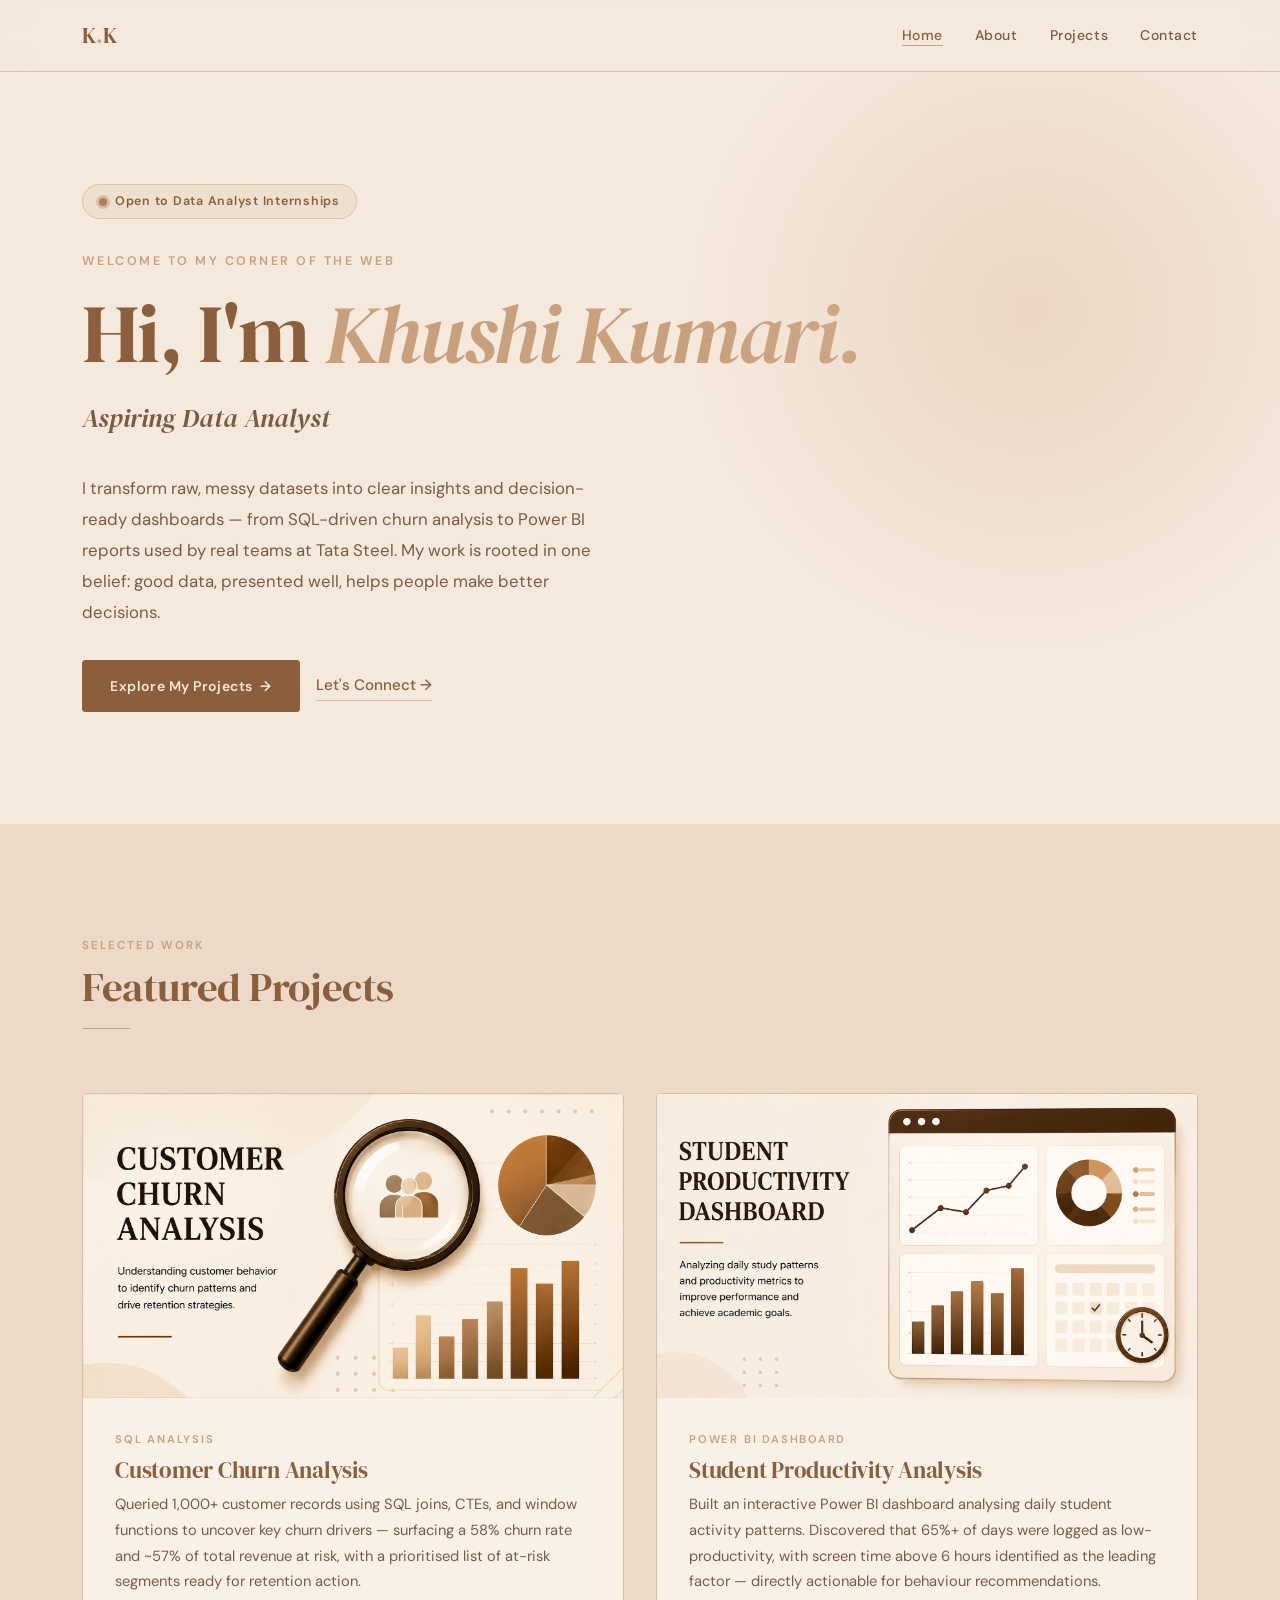
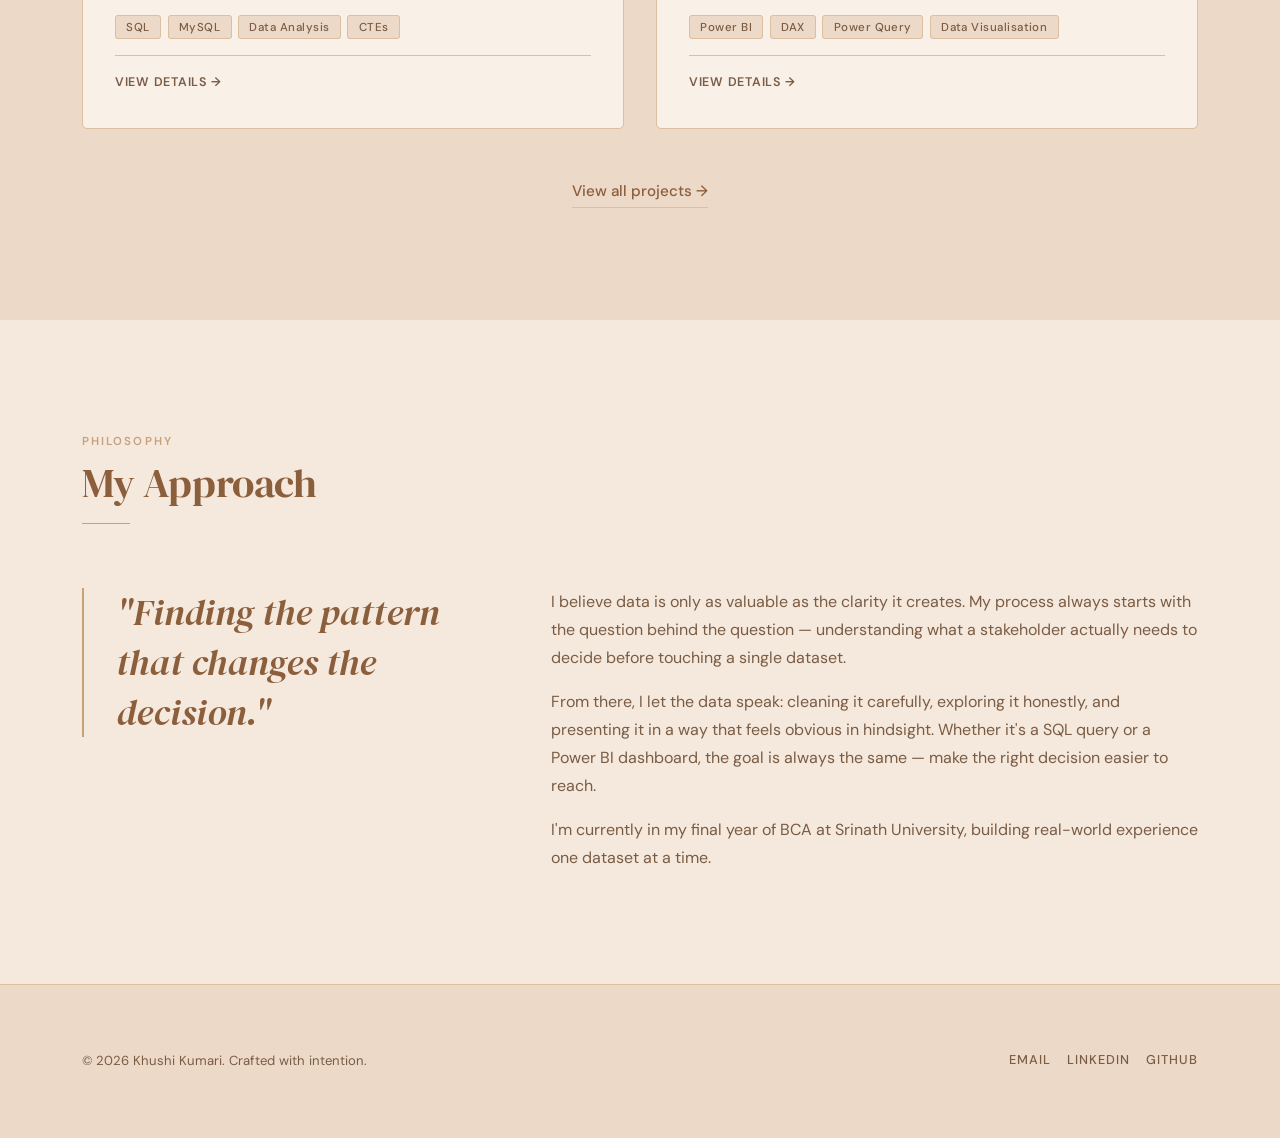
<file: index.html>
<!DOCTYPE html>
<html lang="en">
<head>
  <meta charset="UTF-8" />
  <meta name="viewport" content="width=device-width, initial-scale=1.0" />
  <title>Khushi Kumari — Aspiring Data Analyst</title>
  <meta name="description" content="Portfolio of Khushi Kumari — Aspiring Data Analyst skilled in SQL, Power BI, Python and Excel." />

  <link rel="preconnect" href="https://fonts.googleapis.com" />
  <link rel="preconnect" href="https://fonts.gstatic.com" crossorigin />
  <link href="https://fonts.googleapis.com/css2?family=DM+Serif+Display:ital@0;1&family=DM+Sans:ital,opsz,wght@0,9..40,400;0,9..40,500;0,9..40,600;1,9..40,400&display=swap" rel="stylesheet" />

  <link rel="stylesheet" href="style.css" />
</head>
<body>

  <!-- NAV -->
  <header id="site-nav" role="banner">
    <nav class="nav-inner" aria-label="Primary navigation">
      <a href="index.html" class="nav-logo" aria-label="Home">K<span>.</span>K</a>
      <ul class="nav-links" role="list">
        <li><a href="index.html">Home</a></li>
        <li><a href="about.html">About</a></li>
        <li><a href="projects.html">Projects</a></li>
        <li><a href="contact.html">Contact</a></li>
      </ul>
      <button class="nav-hamburger" id="hamburger" aria-label="Toggle navigation menu" aria-expanded="false" aria-controls="mobile-overlay">
        <span></span><span></span><span></span>
      </button>
    </nav>
  </header>

  <div id="mobile-overlay" class="nav-mobile-overlay" aria-hidden="true" role="dialog" aria-label="Navigation menu">
    <a href="index.html">Home</a>
    <a href="about.html">About</a>
    <a href="projects.html">Projects</a>
    <a href="contact.html">Contact</a>
  </div>

  <main>

    <!-- HERO -->
    <section class="hero section" aria-label="Introduction">
      <div class="container">
        <div class="hero-content">

          <a href="contact.html" class="avail-pill" aria-label="Currently available — go to contact page">
            <span class="avail-dot" aria-hidden="true"></span>
            Open to Data Analyst Internships
          </a>

          <p class="hero-greeting">Welcome to my corner of the web</p>

          <h1 class="t-display hero-headline">
            Hi, I'm <em>Khushi Kumari.</em>
          </h1>

          <p class="hero-role">Aspiring Data Analyst</p>

          <p class="hero-value">
            I transform raw, messy datasets into clear insights and decision-ready
            dashboards — from SQL-driven churn analysis to Power BI reports used by
            real teams at Tata Steel. My work is rooted in one belief: good data,
            presented well, helps people make better decisions.
          </p>

          <div class="hero-ctas">
            <a href="projects.html" class="btn btn-primary">Explore My Projects &nbsp;→</a>
            <a href="contact.html" class="link-arrow">Let's Connect →</a>
          </div>

        </div>
      </div>
    </section>

    <!-- FEATURED WORK -->
    <section class="section section--tinted" aria-labelledby="featured-heading">
      <div class="container">

        <header class="section-header">
          <span class="t-eyebrow">Selected Work</span>
          <h2 class="t-heading" id="featured-heading">Featured Projects</h2>
          <div class="divider" aria-hidden="true"></div>
        </header>

        <div class="featured-grid">

          <!-- Project 1 -->
          <article class="project-card">
            <div class="card-img-wrap">
              <img src="images/img1.png" alt="Customer Churn Analysis — SQL dashboard" />
            </div>
            <div class="card-body">
              <p class="card-category">SQL Analysis</p>
              <h3 class="card-title">Customer Churn Analysis</h3>
              <p class="card-desc">
                Queried 1,000+ customer records using SQL joins, CTEs, and window
                functions to uncover key churn drivers — surfacing a 58% churn rate
                and ~57% of total revenue at risk, with a prioritised list of
                at-risk segments ready for retention action.
              </p>
              <ul class="card-tags" aria-label="Technologies used">
                <li><span class="tag">SQL</span></li>
                <li><span class="tag">MySQL</span></li>
                <li><span class="tag">Data Analysis</span></li>
                <li><span class="tag">CTEs</span></li>
              </ul>
              <div class="card-links">
                <a href="projects.html">View Details →</a>
              </div>
            </div>
          </article>

          <!-- Project 2 -->
          <article class="project-card">
            <div class="card-img-wrap">
              <img src="images/img2.png" alt="Student Productivity Power BI Dashboard" />
            </div>
            <div class="card-body">
              <p class="card-category">Power BI Dashboard</p>
              <h3 class="card-title">Student Productivity Analysis</h3>
              <p class="card-desc">
                Built an interactive Power BI dashboard analysing daily student
                activity patterns. Discovered that 65%+ of days were logged as
                low-productivity, with screen time above 6 hours identified as the
                leading factor — directly actionable for behaviour recommendations.
              </p>
              <ul class="card-tags" aria-label="Technologies used">
                <li><span class="tag">Power BI</span></li>
                <li><span class="tag">DAX</span></li>
                <li><span class="tag">Power Query</span></li>
                <li><span class="tag">Data Visualisation</span></li>
              </ul>
              <div class="card-links">
                <a href="projects.html">View Details →</a>
              </div>
            </div>
          </article>

        </div>

        <div style="margin-top: 3rem; text-align: center;">
          <a href="projects.html" class="link-arrow">View all projects →</a>
        </div>

      </div>
    </section>

    <!-- APPROACH -->
    <section class="section" aria-labelledby="approach-heading">
      <div class="container">

        <header class="section-header">
          <span class="t-eyebrow">Philosophy</span>
          <h2 class="t-heading" id="approach-heading">My Approach</h2>
          <div class="divider" aria-hidden="true"></div>
        </header>

        <div class="approach-block">

          <blockquote>
            "Finding the pattern that changes the decision."
          </blockquote>

          <div class="approach-body">
            <p>
              I believe data is only as valuable as the clarity it creates. My
              process always starts with the question behind the question —
              understanding what a stakeholder actually needs to decide before
              touching a single dataset.
            </p>
            <p>
              From there, I let the data speak: cleaning it carefully, exploring
              it honestly, and presenting it in a way that feels obvious in
              hindsight. Whether it's a SQL query or a Power BI dashboard, the
              goal is always the same — make the right decision easier to reach.
            </p>
            <p>
              I'm currently in my final year of BCA at Srinath University,
              building real-world experience one dataset at a time.
            </p>
          </div>

        </div>

      </div>
    </section>

  </main>

  <!-- FOOTER -->
  <footer id="site-footer" role="contentinfo">
    <div class="container">
      <div class="footer-inner">
        <p class="footer-copy">&copy; 2026 Khushi Kumari. Crafted with intention.</p>
        <nav class="footer-socials" aria-label="Social links">
          <a href="mailto:Khushi27092006@gmail.com">Email</a>
          <a href="https://www.linkedin.com/in/khushi-kumari-88a933323/" target="_blank" rel="noopener noreferrer">LinkedIn</a>
          <a href="https://github.com/KhushiKumari-27" target="_blank" rel="noopener noreferrer">GitHub</a>
        </nav>
      </div>
    </div>
  </footer>

  <script src="script.js"></script>
</body>
</html>
</file>
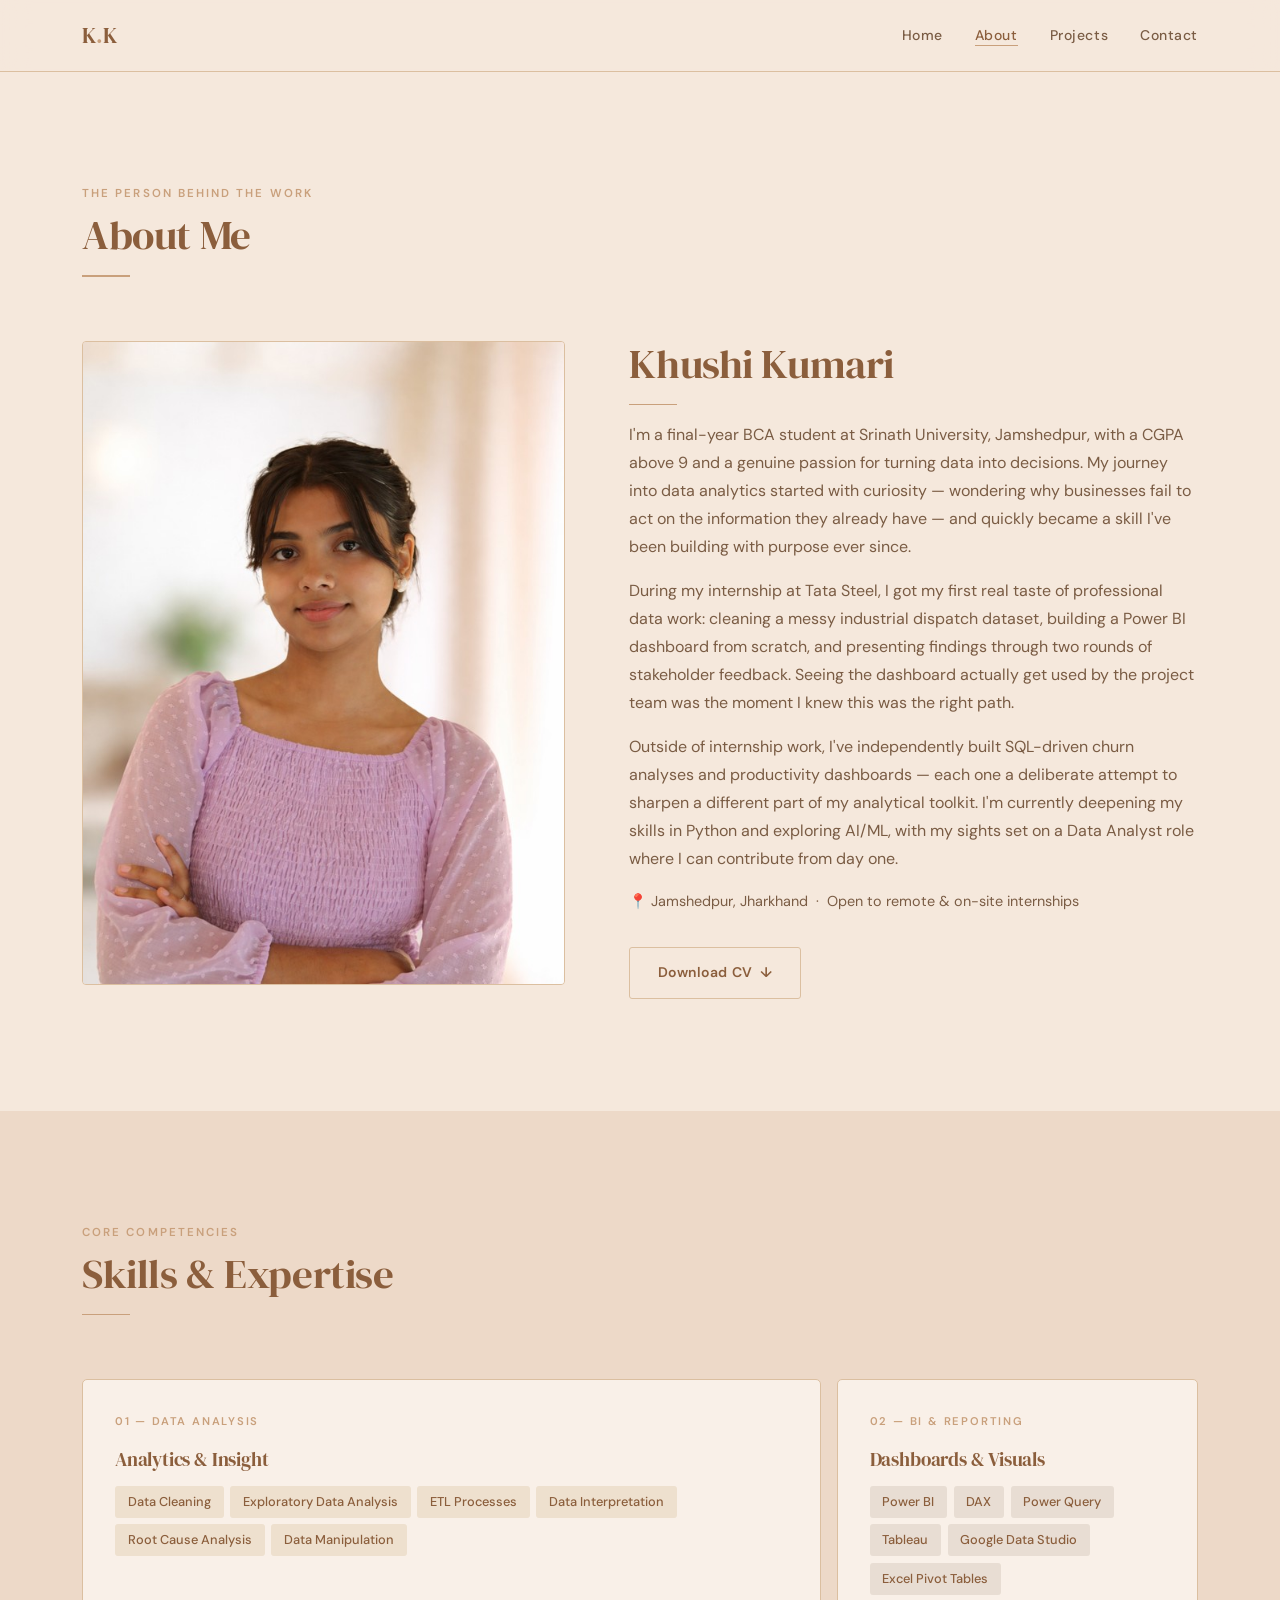
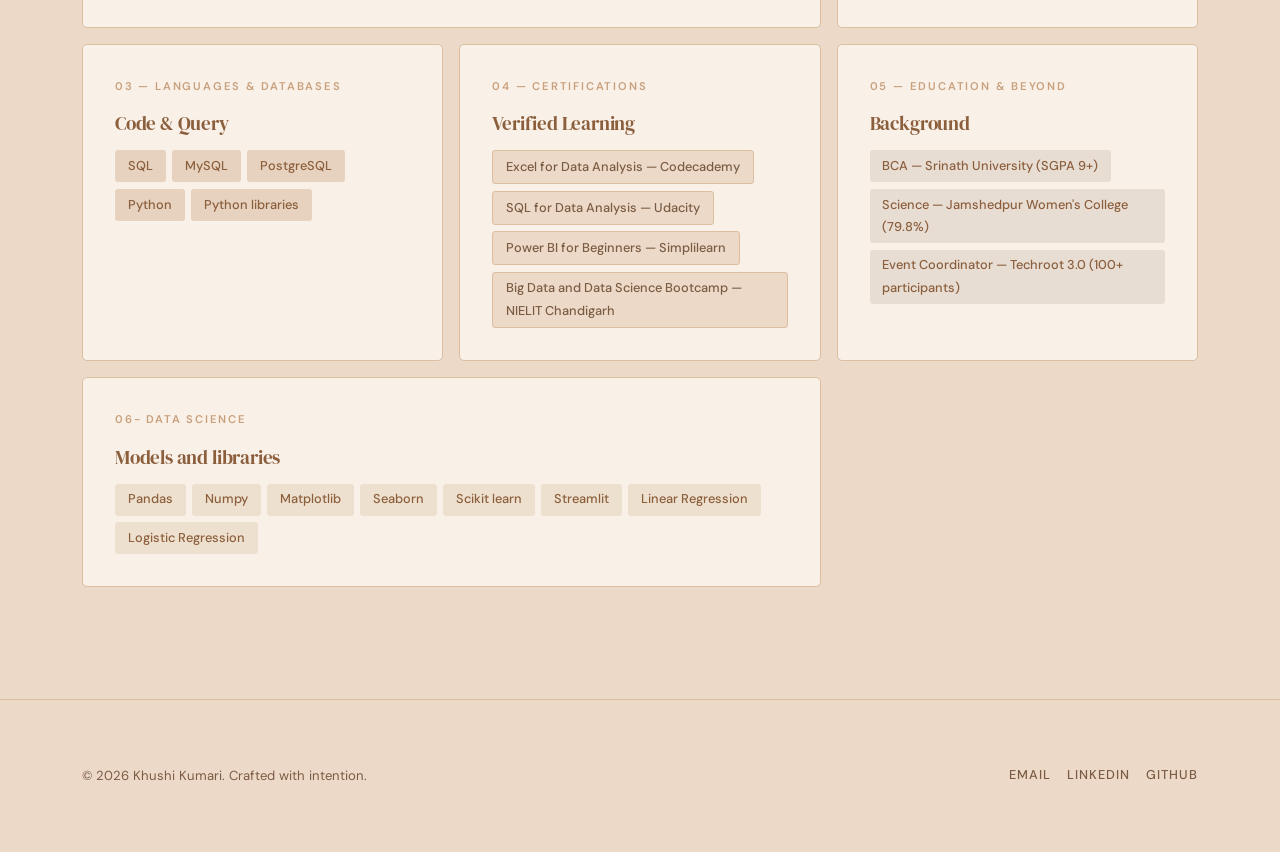
<file: about.html>
<!DOCTYPE html>
<html lang="en">
<head>
  <meta charset="UTF-8" />
  <meta name="viewport" content="width=device-width, initial-scale=1.0" />
  <title>About — Khushi Kumari</title>
  <meta name="description" content="Learn about Khushi Kumari — final year BCA student and aspiring Data Analyst from Jamshedpur." />

  <link rel="preconnect" href="https://fonts.googleapis.com" />
  <link rel="preconnect" href="https://fonts.gstatic.com" crossorigin />
  <link href="https://fonts.googleapis.com/css2?family=DM+Serif+Display:ital@0;1&family=DM+Sans:ital,opsz,wght@0,9..40,400;0,9..40,500;0,9..40,600;1,9..40,400&display=swap" rel="stylesheet" />

  <link rel="stylesheet" href="style.css" />
</head>
<body>

  <!-- NAV -->
  <header id="site-nav" role="banner">
    <nav class="nav-inner" aria-label="Primary navigation">
      <a href="index.html" class="nav-logo" aria-label="Home">K<span>.</span>K</a>
      <ul class="nav-links" role="list">
        <li><a href="index.html">Home</a></li>
        <li><a href="about.html">About</a></li>
        <li><a href="projects.html">Projects</a></li>
        <li><a href="contact.html">Contact</a></li>
      </ul>
      <button class="nav-hamburger" id="hamburger" aria-label="Toggle navigation menu" aria-expanded="false" aria-controls="mobile-overlay">
        <span></span><span></span><span></span>
      </button>
    </nav>
  </header>

  <div id="mobile-overlay" class="nav-mobile-overlay" aria-hidden="true" role="dialog" aria-label="Navigation menu">
    <a href="index.html">Home</a>
    <a href="about.html">About</a>
    <a href="projects.html">Projects</a>
    <a href="contact.html">Contact</a>
  </div>

  <main>

    <!-- BIO -->
    <section class="section" aria-labelledby="about-heading">
      <div class="container">

        <header class="section-header">
          <span class="t-eyebrow">The Person Behind the Work</span>
          <h1 class="t-heading" id="about-heading">About Me</h1>
          <div class="divider" aria-hidden="true"></div>
        </header>

        <div class="bio-split">

          <!-- Photo -->
          <div class="bio-photo-wrap">
            <div class="bio-photo-frame">
              <img src="images/khushi-profile.jpg" alt="Portrait of Khushi Kumari" />
            </div>
          </div>

          <!-- Bio text -->
          <div class="bio-text">
            <h2 class="t-heading">Khushi Kumari</h2>
            <div class="divider" aria-hidden="true"></div>

            <p>
              I'm a final-year BCA student at Srinath University, Jamshedpur,
              with a CGPA above 9 and a genuine passion for turning data into
              decisions. My journey into data analytics started with curiosity —
              wondering why businesses fail to act on the information they already
              have — and quickly became a skill I've been building with purpose
              ever since.
            </p>
            <p>
              During my internship at Tata Steel, I got my first real taste of
              professional data work: cleaning a messy industrial dispatch dataset,
              building a Power BI dashboard from scratch, and presenting findings
              through two rounds of stakeholder feedback. Seeing the dashboard
              actually get used by the project team was the moment I knew this
              was the right path.
            </p>
            <p>
              Outside of internship work, I've independently built SQL-driven
              churn analyses and productivity dashboards — each one a deliberate
              attempt to sharpen a different part of my analytical toolkit.
              I'm currently deepening my skills in Python and exploring
              AI/ML, with my sights set on a Data Analyst role where I can
              contribute from day one.
            </p>
            <p style="color: var(--text-muted); font-size: 0.9rem;">
              📍 Jamshedpur, Jharkhand &nbsp;·&nbsp; Open to remote &amp; on-site internships
            </p>

            <!-- Replace # with your actual CV file path -->
            <a href="Khushi_Kumari_CV.pdf" download class="btn btn-outline" ...>
              Download CV &nbsp;↓
            </a>
          </div>

        </div>

      </div>
    </section>

    <!-- SKILLS BENTO -->
    <section class="section section--tinted" aria-labelledby="skills-heading">
      <div class="container">

        <header class="section-header">
          <span class="t-eyebrow">Core Competencies</span>
          <h2 class="t-heading" id="skills-heading">Skills &amp; Expertise</h2>
          <div class="divider" aria-hidden="true"></div>
        </header>

        <div class="skills-bento">

          <!-- Data Analysis — wide -->
          <div class="skill-cell skill-cell--wide">
            <p class="skill-cell-label">01 — Data Analysis</p>
            <h3>Analytics &amp; Insight</h3>
            <div class="skill-badges" role="list" aria-label="Data analysis skills">
              <span class="badge badge-wheat" role="listitem">Data Cleaning</span>
              <span class="badge badge-wheat" role="listitem">Exploratory Data Analysis</span>
              <span class="badge badge-wheat" role="listitem">ETL Processes</span>
              <span class="badge badge-wheat" role="listitem">Data Interpretation</span>
              <span class="badge badge-wheat" role="listitem">Root Cause Analysis</span>
              <span class="badge badge-wheat" role="listitem">Data Manipulation</span>
            </div>
          </div>

          <!-- BI & Reporting -->
          <div class="skill-cell">
            <p class="skill-cell-label">02 — BI &amp; Reporting</p>
            <h3>Dashboards &amp; Visuals</h3>
            <div class="skill-badges" role="list" aria-label="BI skills">
              <span class="badge badge-sage" role="listitem">Power BI</span>
              <span class="badge badge-sage" role="listitem">DAX</span>
              <span class="badge badge-sage" role="listitem">Power Query</span>
              <span class="badge badge-sage" role="listitem">Tableau</span>
              <span class="badge badge-sage" role="listitem">Google Data Studio</span>
              <span class="badge badge-sage" role="listitem">Excel Pivot Tables</span>
            </div>
          </div>

          <!-- Languages & Databases -->
          <div class="skill-cell">
            <p class="skill-cell-label">03 — Languages &amp; Databases</p>
            <h3>Code &amp; Query</h3>
            <div class="skill-badges" role="list" aria-label="Technical skills">
              <span class="badge badge-terra" role="listitem">SQL</span>
              <span class="badge badge-terra" role="listitem">MySQL</span>
              <span class="badge badge-terra" role="listitem">PostgreSQL</span>
              <span class="badge badge-terra" role="listitem">Python</span>
              <span class="badge badge-terra" role="listitem">Python libraries</span>
            </div>
          </div>

          <!-- Certifications -->
          <div class="skill-cell">
            <p class="skill-cell-label">04 — Certifications</p>
            <h3>Verified Learning</h3>
            <div class="skill-badges" role="list" aria-label="Certifications">
              <span class="badge badge-plain" role="listitem">Excel for Data Analysis — Codecademy</span>
              <span class="badge badge-plain" role="listitem">SQL for Data Analysis — Udacity</span>
              <span class="badge badge-plain" role="listitem">Power BI for Beginners — Simplilearn</span>
              <span class="badge badge-plain" role="listitem">Big Data and Data Science Bootcamp — NIELIT Chandigarh</span>
              
            </div>
          </div>

          <!-- Education & Leadership -->
          <div class="skill-cell">
            <p class="skill-cell-label">05 — Education &amp; Beyond</p>
            <h3>Background</h3>
            <div class="skill-badges" role="list" aria-label="Education and leadership">
              <span class="badge badge-sage" role="listitem">BCA — Srinath University (SGPA 9+)</span>
              <span class="badge badge-sage" role="listitem">Science — Jamshedpur Women's College (79.8%)</span>
              <span class="badge badge-sage" role="listitem">Event Coordinator — Techroot 3.0 (100+ participants)</span>
            </div>
          </div>

          <!-- Data Science and Machine Learning — wide -->
          <div class="skill-cell skill-cell--wide">
            <p class="skill-cell-label">06- Data Science </p>
            <h3>Models and libraries</h3>
            <div class="skill-badges" role="list" aria-label="Data analysis skills">
              <span class="badge badge-wheat" role="listitem">Pandas</span>
              <span class="badge badge-wheat" role="listitem">Numpy</span>
              <span class="badge badge-wheat" role="listitem">Matplotlib</span>
              <span class="badge badge-wheat" role="listitem">Seaborn</span>
              <span class="badge badge-wheat" role="listitem">Scikit learn</span>
              <span class="badge badge-wheat" role="listitem">Streamlit</span>
              <span class="badge badge-wheat" role="listitem">Linear Regression</span>
              <span class="badge badge-wheat" role="listitem">Logistic Regression</span>
            </div>
          </div>

        </div>

      </div>
    </section>

  </main>

  <!-- FOOTER -->
  <footer id="site-footer" role="contentinfo">
    <div class="container">
      <div class="footer-inner">
        <p class="footer-copy">&copy; 2026 Khushi Kumari. Crafted with intention.</p>
        <nav class="footer-socials" aria-label="Social links">
          <a href="mailto:Khushi27092006@gmail.com">Email</a>
          <a href="https://www.linkedin.com/in/khushi-kumari-88a933323/" target="_blank" rel="noopener noreferrer">LinkedIn</a>
          <a href="https://github.com/KhushiKumari-27" target="_blank" rel="noopener noreferrer">GitHub</a>
        </nav>
      </div>
    </div>
  </footer>

  <script src="script.js"></script>
</body>
</html>
</file>
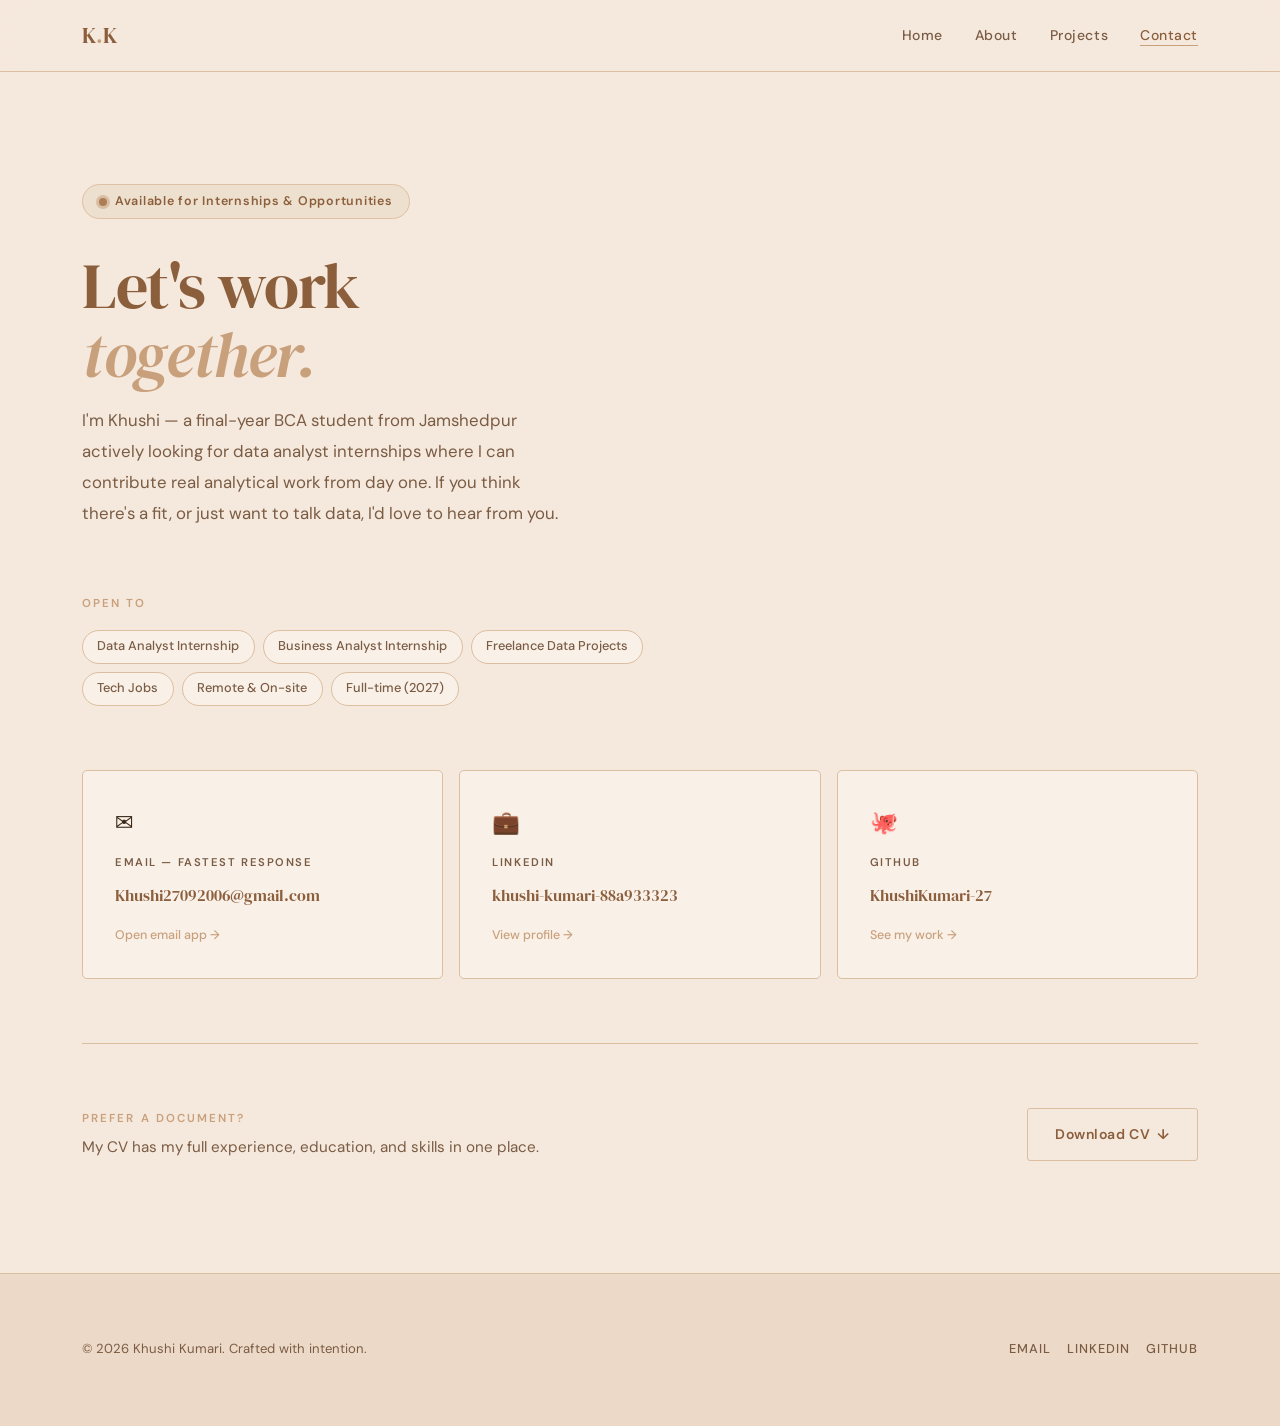
<file: contact.html>
<!DOCTYPE html>
<html lang="en">
<head>
  <meta charset="UTF-8" />
  <meta name="viewport" content="width=device-width, initial-scale=1.0" />
  <title>Contact — Khushi Kumari</title>
  <meta name="description" content="Get in touch with Khushi Kumari — open to data analyst internships and analytics opportunities." />

  <link rel="preconnect" href="https://fonts.googleapis.com" />
  <link rel="preconnect" href="https://fonts.gstatic.com" crossorigin />
  <link href="https://fonts.googleapis.com/css2?family=DM+Serif+Display:ital@0;1&family=DM+Sans:ital,opsz,wght@0,9..40,400;0,9..40,500;0,9..40,600;1,9..40,400&display=swap" rel="stylesheet" />

  <link rel="stylesheet" href="style.css" />

  <style>
    .contact-hero { max-width: 640px; }

    .contact-hero .t-display {
      font-size: clamp(2.4rem, 5vw, 4.2rem);
      margin-bottom: var(--space-sm);
    }

    .contact-hero p {
      color: var(--text-muted);
      font-size: 1.05rem;
      line-height: 1.85;
      margin-bottom: var(--space-lg);
      max-width: 480px;
    }

    .avail-pill {
      display: inline-flex;
      align-items: center;
      gap: 0.5rem;
      background-color: #EEE0CE;
      border: 1px solid var(--tan);
      border-radius: 100px;
      padding: 0.35rem 1rem;
      font-size: 0.78rem;
      font-weight: 600;
      letter-spacing: 0.06em;
      color: var(--mocha);
      margin-bottom: var(--space-md);
      text-decoration: none;
    }

    .avail-dot {
      width: 8px; height: 8px;
      border-radius: 50%;
      background-color: #b07d55;
      position: relative;
      flex-shrink: 0;
    }

    .avail-dot::after {
      content: '';
      position: absolute;
      inset: -3px;
      border-radius: 50%;
      background-color: #b07d55;
      opacity: 0.35;
      animation: avail-pulse 2s ease-in-out infinite;
    }

    @keyframes avail-pulse {
      0%, 100% { transform: scale(1);   opacity: 0.35; }
      50%       { transform: scale(1.8); opacity: 0;    }
    }

    @media (prefers-reduced-motion: reduce) {
      .avail-dot::after { animation: none; }
    }

    .channels-grid {
      display: grid;
      grid-template-columns: repeat(3, 1fr);
      gap: var(--space-sm);
      margin-top: var(--space-lg);
    }

    .channel-card {
      border: 1px solid var(--border);
      border-radius: 5px;
      padding: var(--space-md);
      display: flex;
      flex-direction: column;
      gap: var(--space-xs);
      text-decoration: none;
      color: inherit;
      background-color: var(--bg-card);
      transition: border-color var(--dur) var(--ease),
                  transform var(--dur) var(--ease),
                  box-shadow var(--dur) var(--ease);
    }

    .channel-card:hover {
      border-color: var(--caramel);
      transform: translateY(-4px);
      box-shadow: 0 14px 36px rgba(61, 43, 26, 0.09);
    }

    .channel-card-icon { font-size: 1.4rem; margin-bottom: 0.2rem; }

    .channel-card-label {
      font-size: 0.7rem;
      font-weight: 600;
      letter-spacing: 0.14em;
      text-transform: uppercase;
      color: var(--text-muted);
    }

    .channel-card-value {
      font-family: var(--serif);
      font-size: 1rem;
      color: var(--mocha);
      word-break: break-all;
    }

    .channel-card-action {
      font-size: 0.78rem;
      color: var(--caramel);
      font-weight: 500;
      margin-top: auto;
      padding-top: var(--space-xs);
    }

    .opps-row {
      display: flex;
      flex-wrap: wrap;
      gap: 0.5rem;
      margin-top: var(--space-sm);
    }

    .opp-tag {
      font-size: 0.8rem;
      font-weight: 500;
      padding: 0.3rem 0.9rem;
      border-radius: 100px;
      border: 1px solid var(--border);
      color: var(--text-muted);
      background-color: var(--bg-card);
    }

    @media (max-width: 700px) {
      .channels-grid { grid-template-columns: 1fr; }
    }
  </style>
</head>
<body>

  <!-- NAV -->
  <header id="site-nav" role="banner">
    <nav class="nav-inner" aria-label="Primary navigation">
      <a href="index.html" class="nav-logo" aria-label="Home">K<span>.</span>K</a>
      <ul class="nav-links" role="list">
        <li><a href="index.html">Home</a></li>
        <li><a href="about.html">About</a></li>
        <li><a href="projects.html">Projects</a></li>
        <li><a href="contact.html">Contact</a></li>
      </ul>
      <button class="nav-hamburger" id="hamburger" aria-label="Toggle navigation menu" aria-expanded="false" aria-controls="mobile-overlay">
        <span></span><span></span><span></span>
      </button>
    </nav>
  </header>

  <div id="mobile-overlay" class="nav-mobile-overlay" aria-hidden="true" role="dialog" aria-label="Navigation menu">
    <a href="index.html">Home</a>
    <a href="about.html">About</a>
    <a href="projects.html">Projects</a>
    <a href="contact.html">Contact</a>
  </div>

  <main>

    <section class="section" aria-labelledby="contact-heading">
      <div class="container">

        <div class="contact-hero">

          <div class="avail-pill" role="status" aria-label="Currently available for opportunities">
            <span class="avail-dot" aria-hidden="true"></span>
            Available for Internships &amp; Opportunities
          </div>

          <h1 class="t-display" id="contact-heading">
            Let's work<br /><em style="color: var(--caramel); font-style: italic;">together.</em>
          </h1>

          <p>
            I'm Khushi — a final-year BCA student from Jamshedpur actively looking
            for data analyst internships where I can contribute real analytical work
            from day one. If you think there's a fit, or just want to talk data,
            I'd love to hear from you.
          </p>

          <div>
            <span class="t-eyebrow" style="display: block; margin-bottom: 0.6rem;">Open to</span>
            <div class="opps-row" role="list" aria-label="Types of opportunities">
              <span class="opp-tag" role="listitem">Data Analyst Internship</span>
              <span class="opp-tag" role="listitem">Business Analyst Internship</span>
              <span class="opp-tag" role="listitem">Freelance Data Projects</span>
              <span class="opp-tag" role="listitem">Tech Jobs</span>
              <span class="opp-tag" role="listitem">Remote &amp; On-site</span>
              <span class="opp-tag" role="listitem">Full-time (2027)</span>
            </div>
          </div>

        </div>

        <!-- Channel cards -->
        <div class="channels-grid" role="list" aria-label="Direct contact channels">

          <a href="mailto:Khushi27092006@gmail.com" class="channel-card" role="listitem" aria-label="Send Khushi an email">
            <span class="channel-card-icon" aria-hidden="true">✉️</span>
            <span class="channel-card-label">Email — fastest response</span>
            <span class="channel-card-value">Khushi27092006@gmail.com</span>
            <span class="channel-card-action">Open email app →</span>
          </a>

          <a href="https://www.linkedin.com/in/khushi-kumari-88a933323/" target="_blank" rel="noopener noreferrer" class="channel-card" role="listitem" aria-label="Visit Khushi's LinkedIn profile">
            <span class="channel-card-icon" aria-hidden="true">💼</span>
            <span class="channel-card-label">LinkedIn</span>
            <span class="channel-card-value">khushi-kumari-88a933323</span>
            <span class="channel-card-action">View profile →</span>
          </a>

          <a href="https://github.com/KhushiKumari-27" target="_blank" rel="noopener noreferrer" class="channel-card" role="listitem" aria-label="Visit Khushi's GitHub profile">
            <span class="channel-card-icon" aria-hidden="true">🐙</span>
            <span class="channel-card-label">GitHub</span>
            <span class="channel-card-value">KhushiKumari-27</span>
            <span class="channel-card-action">See my work →</span>
          </a>

        </div>

        <!-- CV nudge -->
        <div style="margin-top: var(--space-lg); padding-top: var(--space-lg); border-top: 1px solid var(--border); display: flex; align-items: center; justify-content: space-between; flex-wrap: wrap; gap: 1rem;">
          <div>
            <p class="t-eyebrow" style="margin-bottom: 0.3rem;">Prefer a document?</p>
            <p style="color: var(--text-muted); font-size: 0.95rem;">My CV has my full experience, education, and skills in one place.</p>
          </div>
          <!-- Replace # with your actual CV file path once uploaded -->
          <a href="Khushi_Kumari_CV.pdf" download class="btn btn-outline" aria-label="Download Khushi's CV as PDF">
            Download CV &nbsp;↓
          </a>
        </div>

      </div>
    </section>

  </main>

  <!-- FOOTER -->
  <footer id="site-footer" role="contentinfo">
    <div class="container">
      <div class="footer-inner">
        <p class="footer-copy">&copy; 2026 Khushi Kumari. Crafted with intention.</p>
        <nav class="footer-socials" aria-label="Social links">
          <a href="mailto:Khushi27092006@gmail.com">Email</a>
          <a href="https://www.linkedin.com/in/khushi-kumari-88a933323/" target="_blank" rel="noopener noreferrer">LinkedIn</a>
          <a href="https://github.com/KhushiKumari-27" target="_blank" rel="noopener noreferrer">GitHub</a>
        </nav>
      </div>
    </div>
  </footer>

  <script src="script.js"></script>
</body>
</html>
</file>
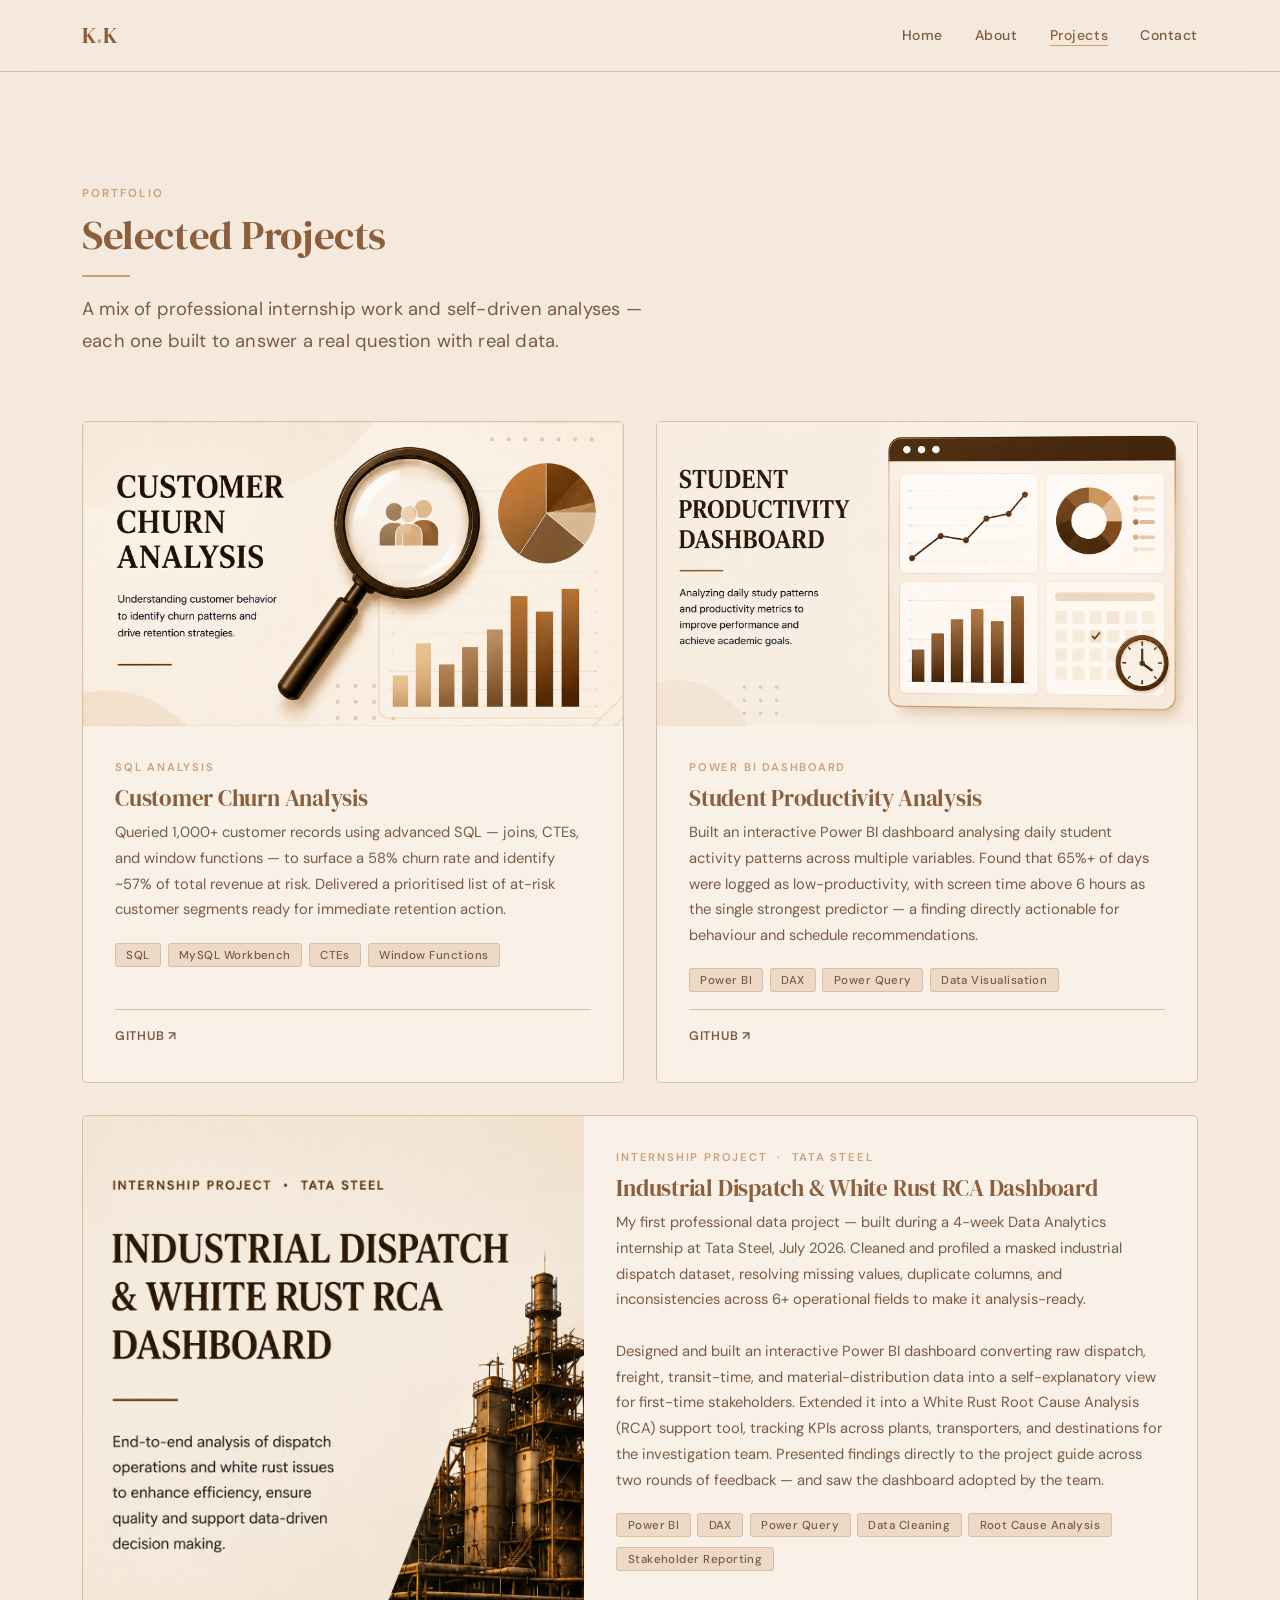
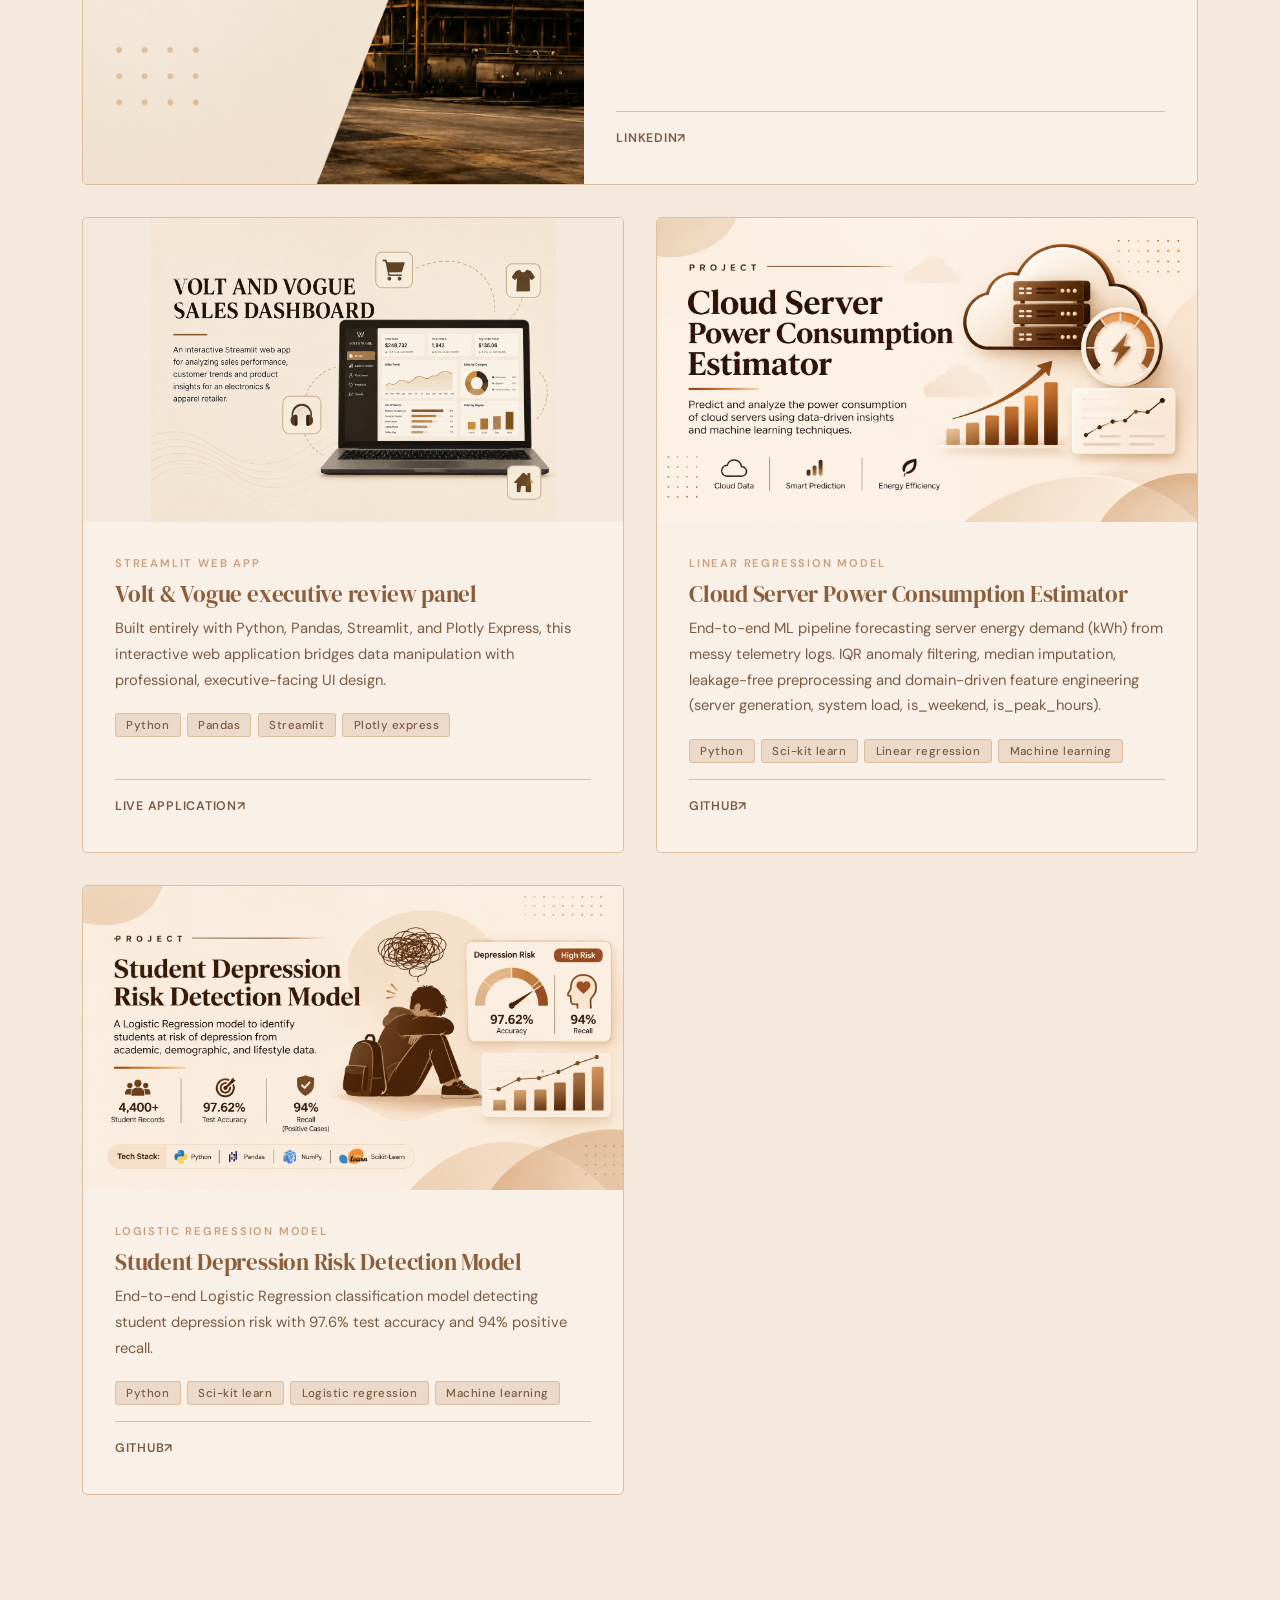
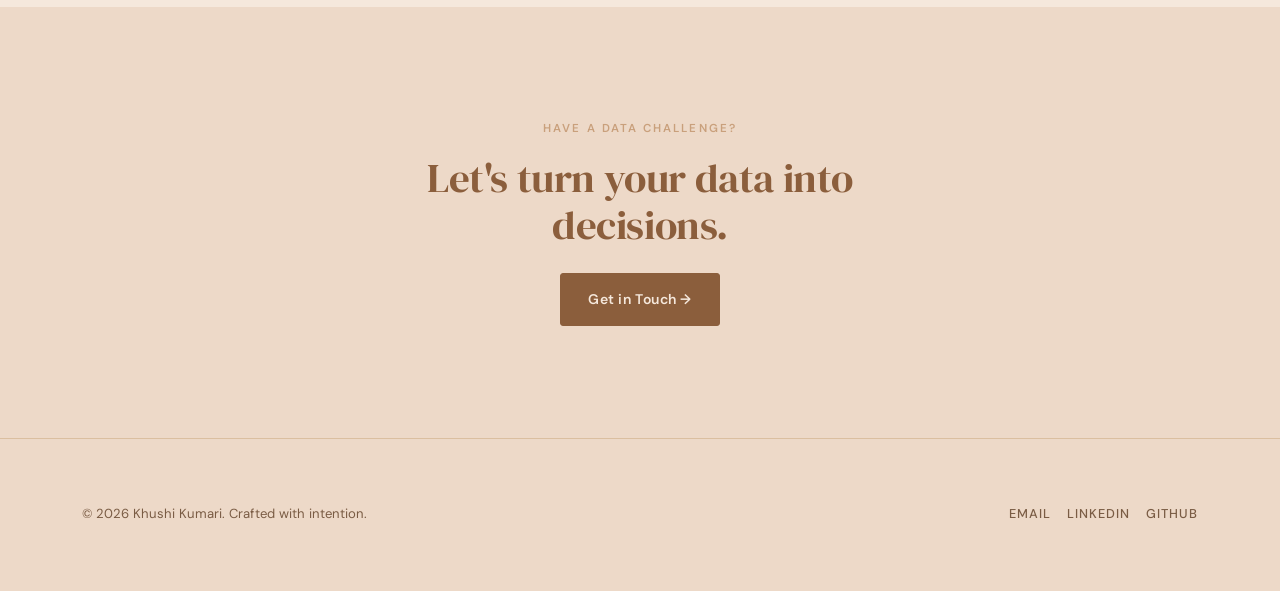
<file: projects.html>
<!DOCTYPE html>
<html lang="en">
<head>
  <meta charset="UTF-8" />
  <meta name="viewport" content="width=device-width, initial-scale=1.0" />
  <title>Projects — Khushi Kumari</title>
  <meta name="description" content="Data analysis projects by Khushi Kumari — Power BI dashboards, SQL analysis, and more." />

  <link rel="preconnect" href="https://fonts.googleapis.com" />
  <link rel="preconnect" href="https://fonts.gstatic.com" crossorigin />
  <link href="https://fonts.googleapis.com/css2?family=DM+Serif+Display:ital@0;1&family=DM+Sans:ital,opsz,wght@0,9..40,400;0,9..40,500;0,9..40,600;1,9..40,400&display=swap" rel="stylesheet" />

  <link rel="stylesheet" href="style.css" />
</head>
<body>

  <!-- NAV -->
  <header id="site-nav" role="banner">
    <nav class="nav-inner" aria-label="Primary navigation">
      <a href="index.html" class="nav-logo" aria-label="Home">K<span>.</span>K</a>
      <ul class="nav-links" role="list">
        <li><a href="index.html">Home</a></li>
        <li><a href="about.html">About</a></li>
        <li><a href="projects.html">Projects</a></li>
        <li><a href="contact.html">Contact</a></li>
      </ul>
      <button class="nav-hamburger" id="hamburger" aria-label="Toggle navigation menu" aria-expanded="false" aria-controls="mobile-overlay">
        <span></span><span></span><span></span>
      </button>
    </nav>
  </header>

  <div id="mobile-overlay" class="nav-mobile-overlay" aria-hidden="true" role="dialog" aria-label="Navigation menu">
    <a href="index.html">Home</a>
    <a href="about.html">About</a>
    <a href="projects.html">Projects</a>
    <a href="contact.html">Contact</a>
  </div>

  <main>

    <section class="section" aria-labelledby="projects-heading">
      <div class="container">

        <header class="section-header">
          <span class="t-eyebrow">Portfolio</span>
          <h1 class="t-heading" id="projects-heading">Selected Projects</h1>
          <div class="divider" aria-hidden="true"></div>
          <p class="t-sub" style="margin-top: 1rem; max-width: 560px;">
            A mix of professional internship work and self-driven analyses —
            each one built to answer a real question with real data.
          </p>
        </header>

        <div class="projects-grid">

          <!-- PROJECT 1 — Regular card -->
          <article class="project-card">
            <div class="card-img-wrap">
              <!-- Replace with: <img src="images/churn.jpg" alt="Customer Churn Analysis dashboard" /> -->
              <img src="images/img1.png" alt="Customer Churn Analysis — SQL" />
            </div>
            <div class="card-body">
              <p class="card-category">SQL Analysis</p>
              <h2 class="card-title">Customer Churn Analysis</h2>
              <p class="card-desc">
                Queried 1,000+ customer records using advanced SQL — joins, CTEs,
                and window functions — to surface a 58% churn rate and identify
                ~57% of total revenue at risk. Delivered a prioritised list of
                at-risk customer segments ready for immediate retention action.
              </p>
              <ul class="card-tags" aria-label="Technologies used">
                <li><span class="tag">SQL</span></li>
                <li><span class="tag">MySQL Workbench</span></li>
                <li><span class="tag">CTEs</span></li>
                <li><span class="tag">Window Functions</span></li>
              </ul>
              <div class="card-links">
                <a href="https://github.com/KhushiKumari-27/Subscriber-Churn-Analysis" target="_blank" rel="noopener noreferrer">GitHub ↗</a>
              </div>
            </div>
          </article>

          <!-- PROJECT 2 — Regular card -->
          <article class="project-card">
            <div class="card-img-wrap">
              <!-- Replace with: <img src="images/img2.jpg" alt="Student Productivity Dashboard" /> -->
              <img src="images/img2.png" alt="Student Productivity Power BI Dashboard" />
            </div>
            <div class="card-body">
              <p class="card-category">Power BI Dashboard</p>
              <h2 class="card-title">Student Productivity Analysis</h2>
              <p class="card-desc">
                Built an interactive Power BI dashboard analysing daily student
                activity patterns across multiple variables. Found that 65%+ of
                days were logged as low-productivity, with screen time above
                6 hours as the single strongest predictor — a finding directly
                actionable for behaviour and schedule recommendations.
              </p>
              <ul class="card-tags" aria-label="Technologies used">
                <li><span class="tag">Power BI</span></li>
                <li><span class="tag">DAX</span></li>
                <li><span class="tag">Power Query</span></li>
                <li><span class="tag">Data Visualisation</span></li>
              </ul>
              <div class="card-links">
                <a href="https://github.com/KhushiKumari-27/students-performance-analysis" target="_blank" rel="noopener noreferrer">GitHub ↗</a>
              </div>
            </div>
          </article>

          <!-- PROJECT 3 — Featured wide card (Tata Steel internship) -->
          <article class="project-card">
            <div class="card-img-wrap">
              <!-- Replace with: <img src="images/img3.jpg" alt="Tata Steel Power BI Dashboard" /> -->
              <img src="images/img3.png" alt="Tata Steel White Rust RCA Power BI Dashboard" />
            </div>
            <div class="card-body">
              <p class="card-category">Internship Project &nbsp;·&nbsp; Tata Steel</p>
              <h2 class="card-title">Industrial Dispatch &amp; White Rust RCA Dashboard</h2>
              <p class="card-desc">
                My first professional data project — built during a 4-week Data
                Analytics internship at Tata Steel, July 2026. Cleaned and
                profiled a masked industrial dispatch dataset, resolving missing
                values, duplicate columns, and inconsistencies across 6+ operational
                fields to make it analysis-ready.
                <br /><br />
                Designed and built an interactive Power BI dashboard converting raw
                dispatch, freight, transit-time, and material-distribution data into
                a self-explanatory view for first-time stakeholders. Extended it into
                a White Rust Root Cause Analysis (RCA) support tool, tracking KPIs
                across plants, transporters, and destinations for the investigation
                team. Presented findings directly to the project guide across two
                rounds of feedback — and saw the dashboard adopted by the team.
              </p>
              <ul class="card-tags" aria-label="Technologies used">
                <li><span class="tag">Power BI</span></li>
                <li><span class="tag">DAX</span></li>
                <li><span class="tag">Power Query</span></li>
                <li><span class="tag">Data Cleaning</span></li>
                <li><span class="tag">Root Cause Analysis</span></li>
                <li><span class="tag">Stakeholder Reporting</span></li>
              </ul>
              <div class="card-links">
                <a href="https://github.com/KhushiKumari-27" target="_blank" rel="noopener noreferrer">Linkedin↗</a>
              </div>
            </div>
          </article>

          <!-- PROJECT 4 — Placeholder for upcoming project -->
          <article class="project-card">
            <div class="card-img-wrap">
              <img src="images/img4.png" alt="Streamlit project" />
            </div>
            <div class="card-body">
              <p class="card-category">Streamlit Web app </p>
              <h2 class="card-title">Volt & Vogue executive review panel</h2>
              <p class="card-desc">
                Built entirely with Python, Pandas, Streamlit, and Plotly Express, this interactive web application bridges data manipulation with professional, executive-facing UI design.
              </p>
              <ul class="card-tags" aria-label="Technologies planned">
                <li><span class="tag">Python</span></li>
                <li><span class="tag">Pandas</span></li>
                <li><span class="tag">Streamlit</span></li>
                <li><span class="tag">Plotly express</span></li>
              </ul>
              <div class="card-links">
                <a href="https://volt-vogue-sales-dashboard-7ms2e8pdxjyhx5rv5cthjz.streamlit.app/" target="_blank" rel="noopener noreferrer">Live Application↗</a>
              </div>
            </div>
          </article>

          <!-- PROJECT 5 — Cloud Server Power Consumption Estimator -->
          <article class="project-card">
            <div class="card-img-wrap">
              <img src="images/img5.png" alt="Linear Regression project " />
            </div>
            <div class="card-body">
              <p class="card-category">Linear Regression Model</p>
              <h2 class="card-title">Cloud Server Power Consumption Estimator</h2>
              <p class="card-desc">
                End-to-end ML pipeline forecasting server energy demand (kWh) from messy telemetry logs. IQR anomaly filtering, median imputation, leakage-free preprocessing and domain-driven feature engineering (server generation, system load, is_weekend, is_peak_hours).
              </p>
              <ul class="card-tags" aria-label="Technologies planned">
                <li><span class="tag">Python</span></li>
                <li><span class="tag">Sci-kit learn</span></li>
                <li><span class="tag">Linear regression</span></li>
                <li><span class="tag">Machine learning</span></li>
              </ul>
              <div class="card-links">
                <a href="https://github.com/KhushiKumari-27/Cloud-Server-Power-Consumption-Estimator" target="_blank" rel="noopener noreferrer">Github↗</a>
              </div>
            </div>
          </article>

          <!-- PROJECT 6 — Student Depression Risk Detection Model -->
          <article class="project-card">
            <div class="card-img-wrap">
              <img src="images/img6.png" alt="Logistic regression project " />
            </div>
            <div class="card-body">
              <p class="card-category">Logistic regression Model</p>
              <h2 class="card-title">Student Depression Risk Detection Model</h2>
              <p class="card-desc">
                End-to-end Logistic Regression classification model detecting student depression risk with 97.6% test accuracy and 94% positive recall.

              </p>
              <ul class="card-tags" aria-label="Technologies planned">
                <li><span class="tag">Python</span></li>
                <li><span class="tag">Sci-kit learn</span></li>
                <li><span class="tag">Logistic regression</span></li>
                <li><span class="tag">Machine learning</span></li>
              </ul>
              <div class="card-links">
                <a href="https://github.com/KhushiKumari-27/Student-Depression-Detection-model/tree/main" target="_blank" rel="noopener noreferrer">Github↗</a>
              </div>
            </div>
          </article>


        </div>
      </div>
    </section>

    <!-- CTA -->
    <section class="section section--tinted" aria-label="Collaboration invitation">
      <div class="container" style="text-align: center; max-width: 580px;">
        <span class="t-eyebrow" style="display: block; margin-bottom: 1rem;">Have a data challenge?</span>
        <h2 class="t-heading" style="margin-bottom: 1.5rem;">Let's turn your data into decisions.</h2>
        <a href="contact.html" class="btn btn-primary">Get in Touch →</a>
      </div>
    </section>

  </main>

  <!-- FOOTER -->
  <footer id="site-footer" role="contentinfo">
    <div class="container">
      <div class="footer-inner">
        <p class="footer-copy">&copy; 2026 Khushi Kumari. Crafted with intention.</p>
        <nav class="footer-socials" aria-label="Social links">
          <a href="mailto:Khushi27092006@gmail.com">Email</a>
          <a href="https://www.linkedin.com/in/khushi-kumari-88a933323/" target="_blank" rel="noopener noreferrer">LinkedIn</a>
          <a href="https://github.com/KhushiKumari-27" target="_blank" rel="noopener noreferrer">GitHub</a>
        </nav>
      </div>
    </div>
  </footer>

  <script src="script.js"></script>
</body>
</html>
</file>
<file: style.css>
/* ============================================================
   PORTFOLIO — style.css
   Palette: warm sandy neutrals inspired by uploaded image
   Fonts: DM Serif Display (headings) + DM Sans (body)
   ============================================================ */

/* ----------------------------------------------------------
   0. DESIGN TOKENS
   ---------------------------------------------------------- */
:root {
  /* Palette — extracted from uploaded image */
  --bg:           #F5E8DC;   /* lightest blush sand — page background   */
  --bg-tint:      #EDD9C8;   /* soft warm sand — section tint           */
  --bg-card:      #F9F0E8;   /* near-white warm — card surfaces         */
  --tan:          #DEC0A4;   /* warm tan — borders, dividers            */
  --caramel:      #C9A07C;   /* caramel — primary accent, CTAs          */
  --sienna:       #B07D55;   /* warm sienna — hover states, active      */
  --mocha:        #8B5E3C;   /* rich mocha — deep accent, headings      */
  --text:         #3D2B1A;   /* dark espresso — primary text            */
  --text-muted:   #7A5C44;   /* muted warm brown — secondary text       */
  --border:       #DBBFA0;   /* warm border                             */

  /* Typography */
  --serif: 'DM Serif Display', 'Georgia', serif;
  --sans:  'DM Sans', 'Inter', system-ui, sans-serif;

  /* Spacing */
  --space-xs: 0.5rem;
  --space-sm: 1rem;
  --space-md: 2rem;
  --space-lg: 4rem;
  --space-xl: 7rem;

  /* Motion */
  --ease: cubic-bezier(0.4, 0, 0.2, 1);
  --dur:  0.3s;

  /* Layout */
  --max-w: 1180px;
  --nav-h: 72px;
}

/* ----------------------------------------------------------
   1. RESET & BASE
   ---------------------------------------------------------- */
*, *::before, *::after { box-sizing: border-box; margin: 0; padding: 0; }

html {
  scroll-behavior: smooth;
  -webkit-text-size-adjust: 100%;
}

body {
  background-color: var(--bg);
  color: var(--text);
  font-family: var(--sans);
  font-size: 1rem;
  line-height: 1.75;
  min-height: 100vh;
  display: flex;
  flex-direction: column;
  opacity: 0;
  transition: opacity 0.45s var(--ease);
}

body.page-ready { opacity: 1; }

img, svg { display: block; max-width: 100%; }
a { color: inherit; text-decoration: none; }
ul, ol { list-style: none; }
button { cursor: pointer; border: none; background: none; font: inherit; }

/* ----------------------------------------------------------
   2. TYPOGRAPHY SCALE
   ---------------------------------------------------------- */
h1, h2, h3, h4 {
  font-family: var(--serif);
  font-weight: 400;           /* DM Serif Display looks best at regular weight */
  line-height: 1.15;
  letter-spacing: -0.01em;
  color: var(--mocha);
}

.t-display {
  font-size: clamp(2.8rem, 6.5vw, 5.5rem);
  font-family: var(--serif);
  font-weight: 400;
  line-height: 1.08;
  letter-spacing: -0.02em;
  color: var(--mocha);
}

.t-heading {
  font-size: clamp(1.75rem, 3.2vw, 2.6rem);
  font-family: var(--serif);
  color: var(--mocha);
}

.t-sub {
  font-size: clamp(1rem, 1.8vw, 1.15rem);
  font-family: var(--sans);
  font-weight: 400;
  color: var(--text-muted);
  letter-spacing: 0.01em;
}

.t-eyebrow {
  font-family: var(--sans);
  font-size: 0.72rem;
  font-weight: 600;
  letter-spacing: 0.18em;
  text-transform: uppercase;
  color: var(--caramel);
}

/* ----------------------------------------------------------
   3. LAYOUT UTILITIES
   ---------------------------------------------------------- */
.container {
  width: 100%;
  max-width: var(--max-w);
  margin-inline: auto;
  padding-inline: var(--space-md);
}

main { flex: 1; padding-top: var(--nav-h); }

.section { padding-block: var(--space-xl); }
.section--tinted { background-color: var(--bg-tint); }

.divider {
  width: 3rem;
  height: 1.5px;
  background-color: var(--caramel);
  margin-block: var(--space-sm);
}

/* ----------------------------------------------------------
   4. NAVIGATION
   ---------------------------------------------------------- */
#site-nav {
  position: fixed;
  top: 0; left: 0; right: 0;
  height: var(--nav-h);
  background-color: rgba(245, 232, 220, 0.92);
  backdrop-filter: blur(14px);
  -webkit-backdrop-filter: blur(14px);
  border-bottom: 1px solid var(--border);
  z-index: 100;
  display: flex;
  align-items: center;
}

.nav-inner {
  display: flex;
  align-items: center;
  justify-content: space-between;
  width: 100%;
  max-width: var(--max-w);
  margin-inline: auto;
  padding-inline: var(--space-md);
}

.nav-logo {
  font-family: var(--serif);
  font-size: 1.4rem;
  font-weight: 400;
  letter-spacing: -0.01em;
  color: var(--mocha);
  transition: color var(--dur) var(--ease);
}
.nav-logo span { color: var(--caramel); }
.nav-logo:hover { color: var(--caramel); }

.nav-links {
  display: flex;
  gap: var(--space-md);
  align-items: center;
}

.nav-links a {
  font-family: var(--sans);
  font-size: 0.875rem;
  font-weight: 500;
  letter-spacing: 0.04em;
  color: var(--text-muted);
  position: relative;
  padding-bottom: 2px;
  transition: color var(--dur) var(--ease);
}

.nav-links a::after {
  content: '';
  position: absolute;
  bottom: 0; left: 0;
  width: 0; height: 1.5px;
  background-color: var(--caramel);
  transition: width var(--dur) var(--ease);
}

.nav-links a:hover,
.nav-links a.active { color: var(--mocha); }

.nav-links a:hover::after,
.nav-links a.active::after { width: 100%; }

/* Hamburger */
.nav-hamburger {
  display: none;
  flex-direction: column;
  gap: 5px;
  width: 28px;
  padding: 4px 0;
  z-index: 110;
}

.nav-hamburger span {
  display: block;
  height: 1.5px;
  background-color: var(--mocha);
  transition: transform var(--dur) var(--ease), opacity var(--dur) var(--ease), width var(--dur) var(--ease);
  transform-origin: center;
}

.nav-hamburger.open span:nth-child(1) { transform: translateY(6.5px) rotate(45deg); }
.nav-hamburger.open span:nth-child(2) { opacity: 0; width: 0; }
.nav-hamburger.open span:nth-child(3) { transform: translateY(-6.5px) rotate(-45deg); }

/* Mobile overlay */
.nav-mobile-overlay {
  display: none;
  position: fixed;
  inset: 0;
  background-color: var(--bg);
  z-index: 105;
  flex-direction: column;
  align-items: center;
  justify-content: center;
  gap: var(--space-md);
  opacity: 0;
  pointer-events: none;
  transition: opacity 0.35s var(--ease);
}

.nav-mobile-overlay.open {
  opacity: 1;
  pointer-events: all;
}

.nav-mobile-overlay a {
  font-family: var(--serif);
  font-size: 2.4rem;
  font-weight: 400;
  color: var(--mocha);
  transition: color var(--dur) var(--ease);
}

.nav-mobile-overlay a:hover,
.nav-mobile-overlay a.active { color: var(--caramel); }

/* ----------------------------------------------------------
   5. FOOTER
   ---------------------------------------------------------- */
#site-footer {
  border-top: 1px solid var(--border);
  padding-block: var(--space-lg);
  background-color: var(--bg-tint);
}

.footer-inner {
  display: flex;
  flex-wrap: wrap;
  align-items: center;
  justify-content: space-between;
  gap: var(--space-sm);
}

.footer-copy {
  font-size: 0.82rem;
  color: var(--text-muted);
  font-family: var(--sans);
}

.footer-socials {
  display: flex;
  gap: var(--space-sm);
}

.footer-socials a {
  font-size: 0.8rem;
  font-weight: 500;
  letter-spacing: 0.08em;
  text-transform: uppercase;
  color: var(--text-muted);
  border-bottom: 1px solid transparent;
  padding-bottom: 1px;
  transition: color var(--dur) var(--ease), border-color var(--dur) var(--ease);
}

.footer-socials a:hover {
  color: var(--mocha);
  border-color: var(--caramel);
}

/* ----------------------------------------------------------
   6. BUTTONS & LINKS
   ---------------------------------------------------------- */
.btn {
  display: inline-flex;
  align-items: center;
  gap: 0.5rem;
  padding: 0.8rem 1.7rem;
  font-family: var(--sans);
  font-size: 0.875rem;
  font-weight: 600;
  letter-spacing: 0.04em;
  border-radius: 3px;
  transition: background-color var(--dur) var(--ease),
              color var(--dur) var(--ease),
              border-color var(--dur) var(--ease),
              transform var(--dur) var(--ease);
}

.btn-primary {
  background-color: var(--mocha);
  color: var(--bg);
  border: 1.5px solid var(--mocha);
}
.btn-primary:hover {
  background-color: var(--sienna);
  border-color: var(--sienna);
  transform: translateY(-2px);
}

.btn-outline {
  background-color: transparent;
  color: var(--mocha);
  border: 1.5px solid var(--border);
}
.btn-outline:hover {
  border-color: var(--mocha);
  transform: translateY(-2px);
}

.link-arrow {
  display: inline-flex;
  align-items: center;
  gap: 0.4rem;
  font-weight: 500;
  font-size: 0.95rem;
  color: var(--mocha);
  border-bottom: 1px solid var(--border);
  padding-bottom: 2px;
  transition: border-color var(--dur) var(--ease), gap var(--dur) var(--ease);
}
.link-arrow:hover {
  border-color: var(--caramel);
  gap: 0.7rem;
}

/* ----------------------------------------------------------
   7. HERO
   ---------------------------------------------------------- */
.hero {
  min-height: calc(90vh - var(--nav-h));
  display: flex;
  align-items: center;
  padding-block: var(--space-xl);
  position: relative;
  overflow: hidden;
}

/* Warm radial glow — echoes the image's layered tones */
.hero::before {
  content: '';
  position: absolute;
  top: -15%;
  right: -8%;
  width: 55vw;
  height: 55vw;
  border-radius: 50%;
  background: radial-gradient(circle, var(--tan) 0%, transparent 68%);
  opacity: 0.45;
  pointer-events: none;
}

.hero-content { max-width: 800px; }

.hero-greeting {
  font-family: var(--sans);
  font-size: 0.78rem;
  font-weight: 600;
  letter-spacing: 0.2em;
  text-transform: uppercase;
  color: var(--caramel);
  margin-bottom: var(--space-sm);
}

.hero-headline { margin-bottom: var(--space-sm); }

.hero-headline em {
  font-style: italic;
  color: var(--caramel);
}

.hero-role {
  font-family: var(--serif);
  font-size: clamp(1.2rem, 2.4vw, 1.65rem);
  font-weight: 400;
  font-style: italic;
  color: var(--text-muted);
  margin-bottom: var(--space-md);
}

.hero-value {
  font-size: 1.05rem;
  color: var(--text-muted);
  max-width: 520px;
  line-height: 1.85;
  margin-bottom: var(--space-md);
}

.hero-ctas {
  display: flex;
  flex-wrap: wrap;
  gap: var(--space-sm);
  align-items: center;
}

/* ----------------------------------------------------------
   8. FEATURED GRID
   ---------------------------------------------------------- */
.featured-grid {
  display: grid;
  grid-template-columns: repeat(2, 1fr);
  gap: var(--space-md);
  margin-top: var(--space-lg);
}

/* ----------------------------------------------------------
   9. PROJECT CARDS
   ---------------------------------------------------------- */
.project-card {
  background-color: var(--bg-card);
  border: 1px solid var(--border);
  border-radius: 5px;
  overflow: hidden;
  display: flex;
  flex-direction: column;
  transition: border-color var(--dur) var(--ease),
              transform var(--dur) var(--ease),
              box-shadow var(--dur) var(--ease);
}

.project-card:hover {
  border-color: var(--caramel);
  transform: translateY(-5px);
  box-shadow: 0 20px 52px rgba(61, 43, 26, 0.1);
}

.card-img-wrap {
  overflow: hidden;
  aspect-ratio: 16 / 9;
  background-color: var(--bg);
  position: relative;
  display: flex;
  align-items: center;
  justify-content: center;
}

.card-img-wrap img {
  width: 100%; height: 100%;
  object-fit: contain;        /* show full dashboard — no cropping */
  background-color: var(--bg);
  transition: transform 0.55s var(--ease);
}

.project-card:hover .card-img-wrap img { transform: scale(1.05); }

.card-img-placeholder {
  width: 100%; height: 100%;
  display: flex;
  align-items: center;
  justify-content: center;
  font-family: var(--serif);
  font-size: 1rem;
  font-style: italic;
  color: var(--tan);
}

.card-body {
  padding: var(--space-md);
  display: flex;
  flex-direction: column;
  flex: 1;
}

.card-category {
  font-size: 0.7rem;
  font-weight: 600;
  letter-spacing: 0.16em;
  text-transform: uppercase;
  color: var(--caramel);
  margin-bottom: var(--space-xs);
}

.card-title {
  font-family: var(--serif);
  font-size: 1.45rem;
  font-weight: 400;
  color: var(--mocha);
  margin-bottom: var(--space-xs);
}

.card-desc {
  font-size: 0.92rem;
  color: var(--text-muted);
  line-height: 1.75;
  margin-bottom: var(--space-sm);
}

.card-tags {
  display: flex;
  flex-wrap: wrap;
  gap: 0.4rem;
  margin-bottom: var(--space-sm);
}

.tag {
  font-size: 0.72rem;
  font-weight: 500;
  letter-spacing: 0.04em;
  padding: 0.22rem 0.65rem;
  border-radius: 3px;
  background-color: var(--bg-tint);
  color: var(--text-muted);
  border: 1px solid var(--border);
}

.card-links {
  display: flex;
  gap: var(--space-sm);
  margin-top: auto;
  padding-top: var(--space-sm);
  border-top: 1px solid var(--border);
}

.card-links a {
  font-size: 0.78rem;
  font-weight: 600;
  letter-spacing: 0.06em;
  text-transform: uppercase;
  color: var(--text-muted);
  border-bottom: 1px solid transparent;
  padding-bottom: 1px;
  transition: color var(--dur) var(--ease), border-color var(--dur) var(--ease);
}

.card-links a:hover {
  color: var(--mocha);
  border-color: var(--caramel);
}

/* ----------------------------------------------------------
   10. APPROACH BLOCK
   ---------------------------------------------------------- */
.approach-block {
  display: grid;
  grid-template-columns: 1fr 1.6fr;
  gap: var(--space-lg);
  align-items: start;
}

.approach-block blockquote {
  font-family: var(--serif);
  font-size: clamp(1.5rem, 3vw, 2.3rem);
  font-style: italic;
  font-weight: 400;
  line-height: 1.35;
  color: var(--mocha);
  border-left: 2px solid var(--caramel);
  padding-left: var(--space-md);
}

.approach-body p { color: var(--text-muted); }
.approach-body p + p { margin-top: var(--space-sm); }

/* ----------------------------------------------------------
   11. ABOUT — BIO SPLIT
   ---------------------------------------------------------- */
.bio-split {
  display: grid;
  grid-template-columns: 0.85fr 1fr;
  gap: var(--space-lg);
  align-items: start;
}

.bio-photo-wrap { position: relative; }

.bio-photo-frame {
  aspect-ratio: 3 / 4;
  background-color: var(--bg-tint);
  border: 1px solid var(--border);
  border-radius: 4px;
  display: flex;
  align-items: center;
  justify-content: center;
  font-family: var(--serif);
  font-size: 1rem;
  font-style: italic;
  color: var(--tan);
  position: relative;
  overflow: hidden;
}

/* Offset decorative border */
.bio-photo-frame::before {
  content: '';
  position: absolute;
  top: 10px; right: -10px; bottom: -10px; left: 10px;
  border: 1.5px solid var(--caramel);
  border-radius: 4px;
  pointer-events: none;
  z-index: -1;
}

.bio-photo-frame img { width: 100%; height: 100%; object-fit: cover; }

.bio-text h2 { margin-bottom: var(--space-sm); }
.bio-text p { color: var(--text-muted); margin-bottom: var(--space-sm); }
.bio-text p:last-of-type { margin-bottom: var(--space-md); }

/* ----------------------------------------------------------
   12. SKILLS BENTO
   ---------------------------------------------------------- */
.skills-bento {
  display: grid;
  grid-template-columns: repeat(3, 1fr);
  gap: var(--space-sm);
  margin-top: var(--space-lg);
}

.skill-cell {
  border: 1px solid var(--border);
  border-radius: 5px;
  padding: var(--space-md);
  background-color: var(--bg-card);
}

.skill-cell--wide { grid-column: span 2; }

.skill-cell-label {
  font-size: 0.7rem;
  font-weight: 600;
  letter-spacing: 0.16em;
  text-transform: uppercase;
  color: var(--caramel);
  margin-bottom: var(--space-sm);
}

.skill-cell h3 {
  font-size: 1.2rem;
  color: var(--mocha);
  margin-bottom: var(--space-sm);
}

.skill-badges {
  display: flex;
  flex-wrap: wrap;
  gap: 0.4rem;
}

.badge {
  font-size: 0.8rem;
  font-weight: 500;
  padding: 0.3rem 0.8rem;
  border-radius: 3px;
}

/* Badge variants — all using the warm palette */
.badge-sage  { background-color: #E8DDD3; color: var(--mocha); }
.badge-wheat { background-color: #EEE0CE; color: var(--mocha); }
.badge-terra { background-color: #E6D2BE; color: var(--mocha); }
.badge-plain { background-color: var(--bg-tint); color: var(--text-muted); border: 1px solid var(--border); }

/* ----------------------------------------------------------
   13. PROJECTS GRID
   ---------------------------------------------------------- */
.projects-grid {
  display: grid;
  grid-template-columns: repeat(2, 1fr);
  gap: var(--space-md);
  margin-top: var(--space-lg);
}

/* Wide alternating card */
.projects-grid .project-card:nth-child(3) {
  grid-column: 1 / -1;
  flex-direction: row;
}

.projects-grid .project-card:nth-child(3) .card-img-wrap {
  width: 45%;
  flex-shrink: 0;
  aspect-ratio: auto;
  min-height: 280px;
  background-color: var(--bg);
}

.projects-grid .project-card:nth-child(3) .card-body { flex: 1; }

/* ----------------------------------------------------------
   14. CONTACT PAGE
   ---------------------------------------------------------- */
.contact-hero { max-width: 640px; }

.contact-hero .t-display {
  font-size: clamp(2.4rem, 5vw, 4.2rem);
  margin-bottom: var(--space-sm);
}

.contact-hero p {
  color: var(--text-muted);
  font-size: 1.05rem;
  line-height: 1.85;
  margin-bottom: var(--space-lg);
  max-width: 480px;
}

/* Channel cards */
.channels-grid {
  display: grid;
  grid-template-columns: repeat(3, 1fr);
  gap: var(--space-sm);
  margin-top: var(--space-lg);
}

.channel-card {
  border: 1px solid var(--border);
  border-radius: 5px;
  padding: var(--space-md);
  display: flex;
  flex-direction: column;
  gap: var(--space-xs);
  text-decoration: none;
  color: inherit;
  background-color: var(--bg-card);
  transition: border-color var(--dur) var(--ease),
              transform var(--dur) var(--ease),
              box-shadow var(--dur) var(--ease);
}

.channel-card:hover {
  border-color: var(--caramel);
  transform: translateY(-4px);
  box-shadow: 0 14px 36px rgba(61, 43, 26, 0.09);
}

.channel-card-icon { font-size: 1.4rem; margin-bottom: 0.2rem; }

.channel-card-label {
  font-size: 0.7rem;
  font-weight: 600;
  letter-spacing: 0.14em;
  text-transform: uppercase;
  color: var(--text-muted);
}

.channel-card-value {
  font-family: var(--serif);
  font-size: 1.05rem;
  color: var(--mocha);
  word-break: break-all;
}

.channel-card-action {
  font-size: 0.78rem;
  color: var(--caramel);
  font-weight: 500;
  margin-top: auto;
  padding-top: var(--space-xs);
}

/* Opportunity tags */
.opps-row {
  display: flex;
  flex-wrap: wrap;
  gap: 0.5rem;
  margin-top: var(--space-sm);
}

.opp-tag {
  font-size: 0.8rem;
  font-weight: 500;
  padding: 0.3rem 0.9rem;
  border-radius: 100px;
  border: 1px solid var(--border);
  color: var(--text-muted);
  background-color: var(--bg-card);
}

/* ----------------------------------------------------------
   15. AVAILABILITY PILL
   ---------------------------------------------------------- */
.avail-pill {
  display: inline-flex;
  align-items: center;
  gap: 0.5rem;
  background-color: #EEE0CE;
  border: 1px solid var(--tan);
  border-radius: 100px;
  padding: 0.35rem 1rem;
  font-size: 0.78rem;
  font-weight: 600;
  letter-spacing: 0.06em;
  color: var(--mocha);
  margin-bottom: var(--space-md);
  text-decoration: none;
  transition: background-color var(--dur) var(--ease), border-color var(--dur) var(--ease);
}

.avail-pill:hover {
  background-color: var(--tan);
  border-color: var(--caramel);
}

.avail-dot {
  width: 8px;
  height: 8px;
  border-radius: 50%;
  background-color: #b07d55;
  position: relative;
  flex-shrink: 0;
}

.avail-dot::after {
  content: '';
  position: absolute;
  inset: -3px;
  border-radius: 50%;
  background-color: #b07d55;
  opacity: 0.35;
  animation: avail-pulse 2s ease-in-out infinite;
}

@keyframes avail-pulse {
  0%, 100% { transform: scale(1);   opacity: 0.35; }
  50%       { transform: scale(1.8); opacity: 0;    }
}

@media (prefers-reduced-motion: reduce) {
  .avail-dot::after { animation: none; }
}

/* ----------------------------------------------------------
   16. SECTION HEADER PATTERN
   ---------------------------------------------------------- */
.section-header { margin-bottom: var(--space-lg); }
.section-header .t-eyebrow { display: block; margin-bottom: var(--space-xs); }
.section-header .t-heading { margin-bottom: var(--space-xs); }

/* ----------------------------------------------------------
   17. RESPONSIVE
   ---------------------------------------------------------- */
@media (max-width: 900px) {
  .nav-links { display: none; }
  .nav-hamburger { display: flex; }
  .nav-mobile-overlay { display: flex; }

  .featured-grid,
  .projects-grid { grid-template-columns: 1fr; }

  .projects-grid .project-card:nth-child(3) {
    grid-column: auto;
    flex-direction: column;
  }
  .projects-grid .project-card:nth-child(3) .card-img-wrap {
    width: 100%;
    min-height: auto;
    aspect-ratio: 16 / 9;
  }

  .approach-block { grid-template-columns: 1fr; }

  .bio-split { grid-template-columns: 1fr; }
  .bio-photo-wrap { max-width: 320px; }

  .skills-bento { grid-template-columns: 1fr 1fr; }
  .skill-cell--wide { grid-column: span 2; }

  .channels-grid { grid-template-columns: 1fr; }
}

@media (max-width: 600px) {
  :root { --space-xl: 4rem; --space-lg: 2.5rem; }

  .skills-bento { grid-template-columns: 1fr; }
  .skill-cell--wide { grid-column: auto; }

  .hero-ctas { flex-direction: column; align-items: flex-start; }
}

/* ----------------------------------------------------------
   18. ACCESSIBILITY
   ---------------------------------------------------------- */
:focus-visible {
  outline: 2px solid var(--caramel);
  outline-offset: 3px;
  border-radius: 2px;
}

@media (prefers-reduced-motion: reduce) {
  *, *::before, *::after {
    animation-duration: 0.01ms !important;
    transition-duration: 0.01ms !important;
  }
  body { transition: none; opacity: 1; }
}
</file>
